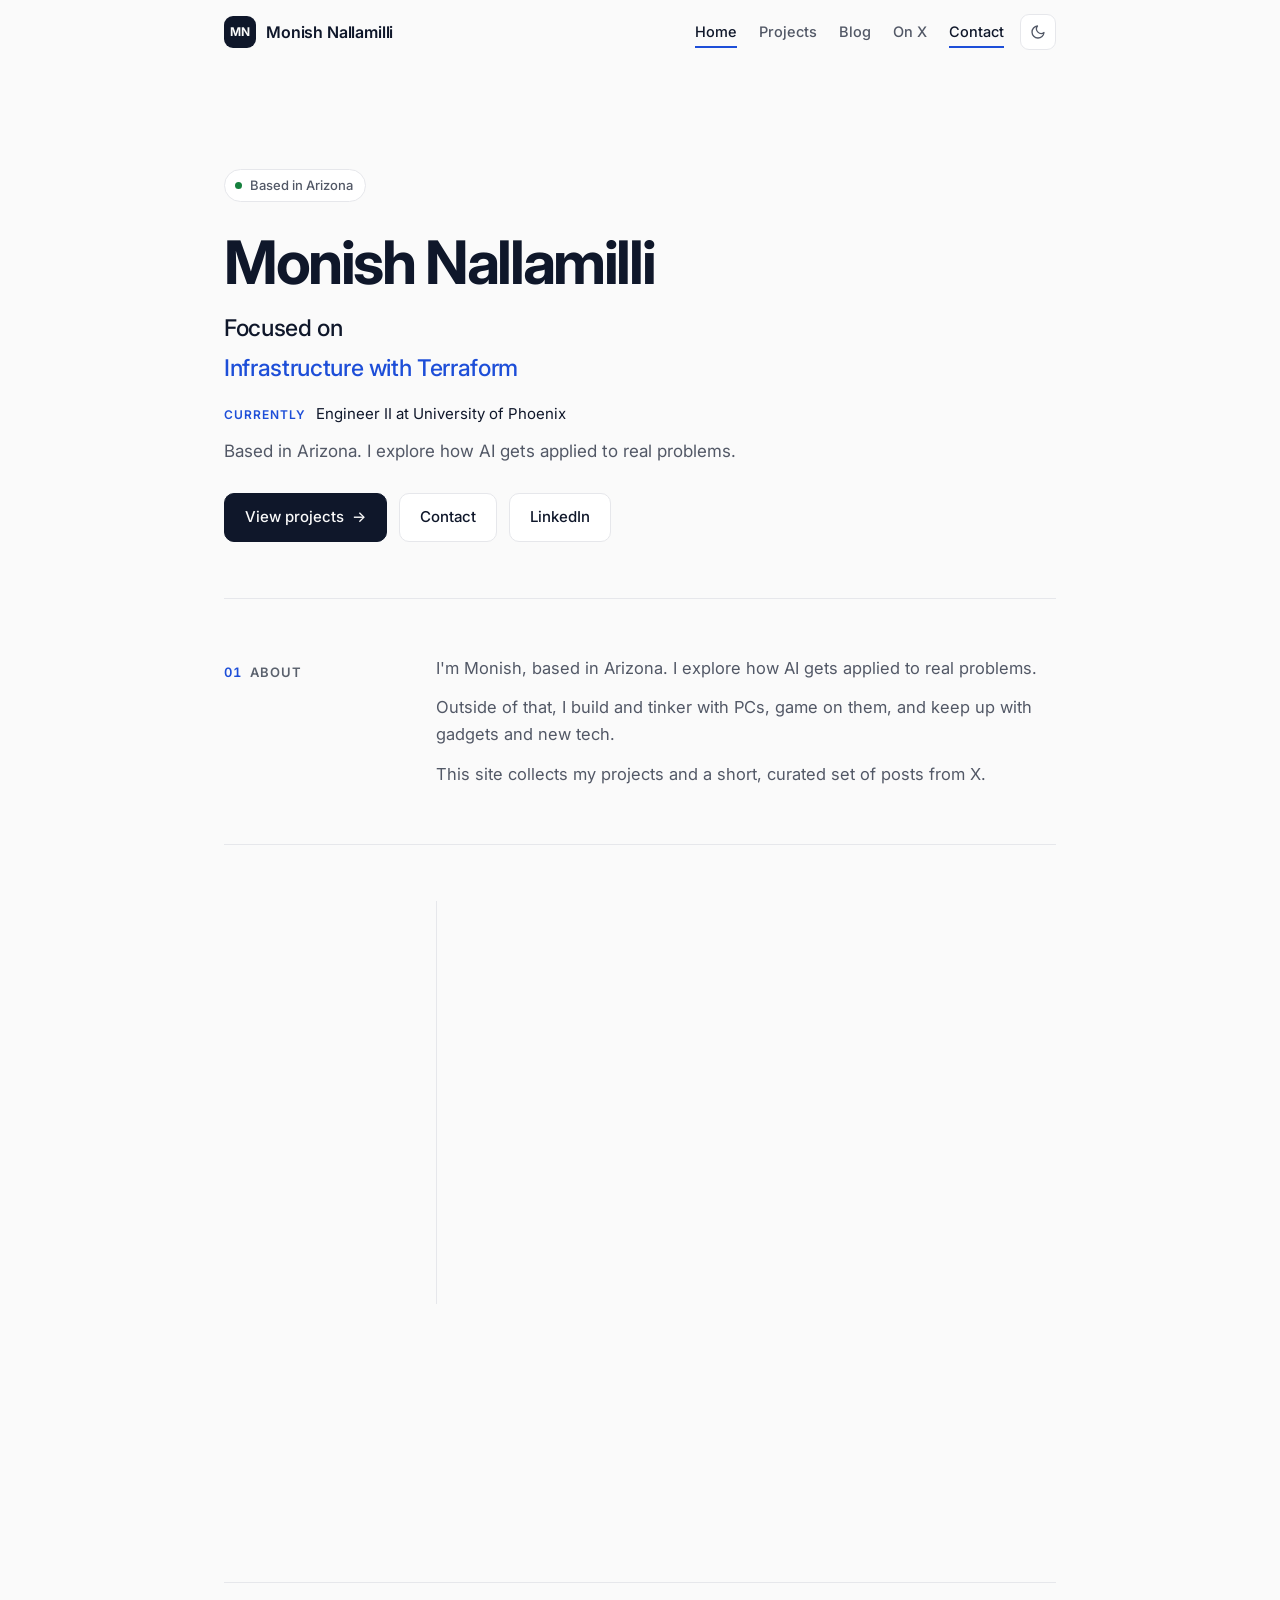
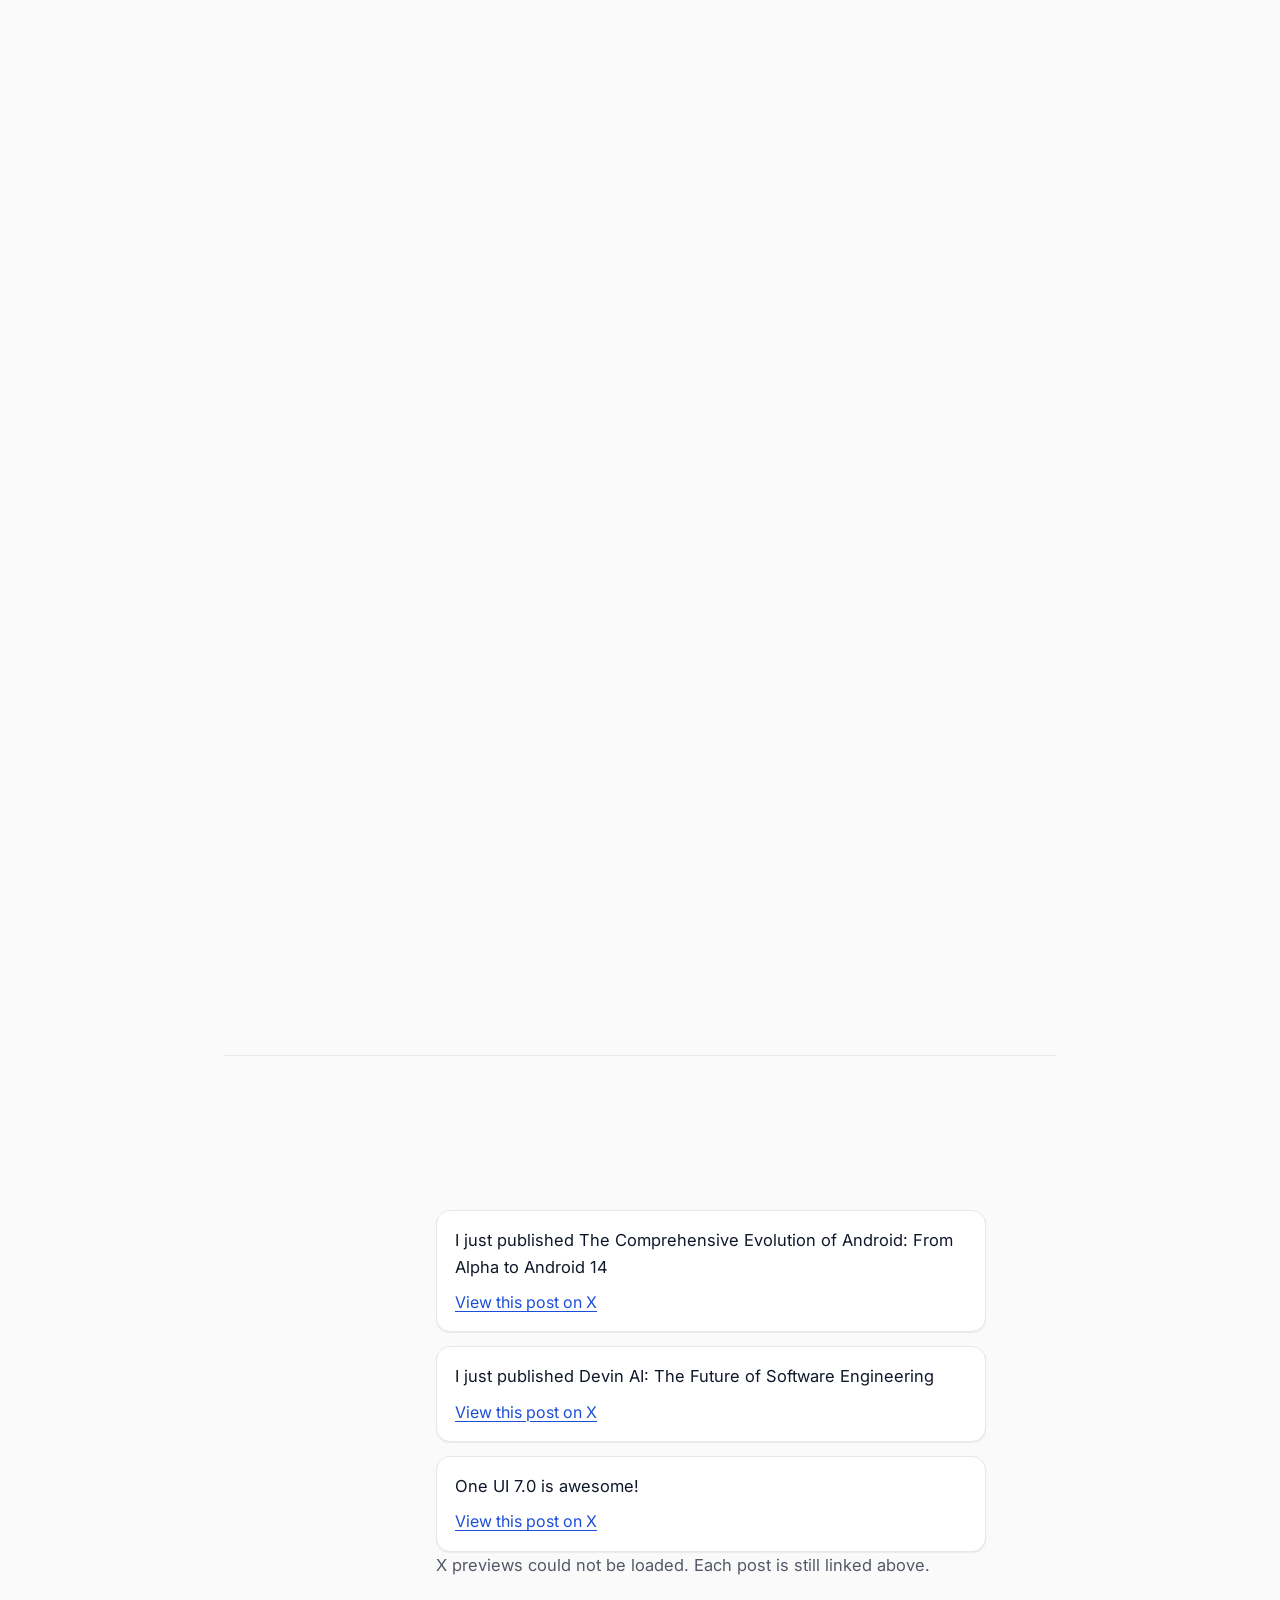
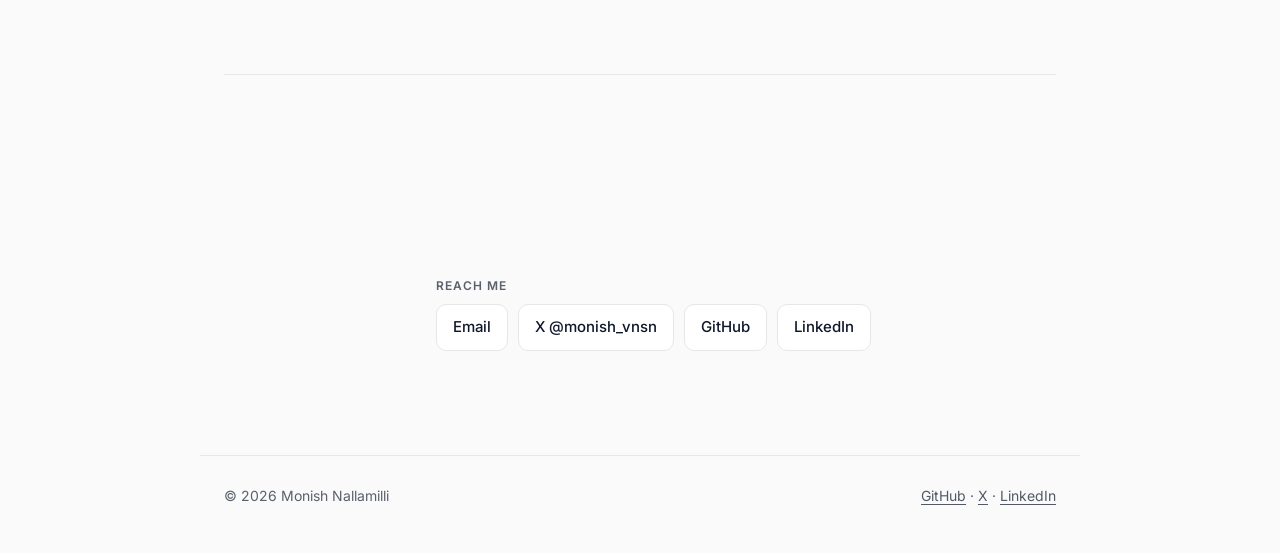
<file: index.html>
<!DOCTYPE html>
<html lang="en">
<head>
  <meta charset="utf-8">
  <meta name="viewport" content="width=device-width, initial-scale=1">
  <title>Monish Nallamilli, Engineer II</title>
  <link rel="canonical" href="https://monishvnsn.dev/">
  <meta name="description" content="Monish Nallamilli is an Engineer II at University of Phoenix. Focused on applied AI engineering, frontend and backend development, infrastructure with Terraform, and forward-deployed engineering.">
  <meta name="author" content="Monish Nallamilli">
  <meta name="theme-color" content="#fafafa">
  <meta property="og:site_name" content="Monish Nallamilli">
  <meta property="og:title" content="Monish Nallamilli, Engineer II">
  <meta property="og:type" content="website">
  <meta property="og:url" content="https://monishvnsn.dev/">
  <meta property="og:description" content="Engineer II at University of Phoenix. Focused on applied AI engineering, frontend and backend development, infrastructure with Terraform, and forward-deployed engineering.">
  <meta property="og:locale" content="en_US">
  <meta name="twitter:card" content="summary">
  <meta name="twitter:site" content="@monish_vnsn">
  <meta name="twitter:title" content="Monish Nallamilli, Engineer II">
  <meta name="twitter:description" content="Engineer II at University of Phoenix. Focused on applied AI engineering, frontend and backend development, infrastructure with Terraform, and forward-deployed engineering.">
  <link rel="icon" href="/favicon.svg" type="image/svg+xml">
  <link rel="preconnect" href="https://fonts.googleapis.com">
  <link rel="preconnect" href="https://fonts.gstatic.com" crossorigin>
  <link href="https://fonts.googleapis.com/css2?family=Inter:wght@400;500;600;700&amp;display=swap" rel="stylesheet">
  <script>
    (function () {
      var r = document.documentElement;
      r.classList.add("js");
      try {
        if (matchMedia("(prefers-reduced-motion: reduce)").matches) r.dataset.reduce = "true";
        else r.dataset.animate = "1";
      } catch (e) {}
      var t;
      try { t = localStorage.getItem("theme"); } catch (e) {}
      if (!t) t = matchMedia("(prefers-color-scheme: dark)").matches ? "dark" : "light";
      r.dataset.theme = t;
    })();
  </script>
  <link rel="stylesheet" href="/style.css">
  <script type="application/ld+json">
  {
    "@context": "https://schema.org",
    "@type": "Person",
    "name": "Monish Nallamilli",
    "url": "https://monishvnsn.dev/",
    "jobTitle": "Engineer II",
    "worksFor": { "@type": "Organization", "name": "University of Phoenix" },
    "address": { "@type": "PostalAddress", "addressRegion": "Arizona", "addressCountry": "US" },
    "email": "mailto:monishvnsn@gmail.com",
    "sameAs": [
      "https://github.com/monishvnsn",
      "https://x.com/monish_vnsn",
      "https://www.linkedin.com/in/monishvnsn/"
    ]
  }
  </script>
</head>
<body class="home">
  <a class="skip" href="#main">Skip to content</a>
  <div class="progress" aria-hidden="true"></div>
  <header class="site-header">
    <div class="wrap bar">
      <a class="title" href="/"><span class="mono" aria-hidden="true">MN</span><span>Monish Nallamilli</span></a>
      <div class="nav-r">
        <nav aria-label="Main">
          <a href="/" aria-current="page">Home</a>
          <a href="/#projects">Projects</a>
          <a href="/blog/">Blog</a>
          <a href="/on-x/">On X</a>
          <a href="/#contact">Contact</a>
        </nav>
        <button class="theme" type="button" aria-label="Dark mode" aria-pressed="false">
          <svg class="moon" viewBox="0 0 24 24" fill="none" stroke="currentColor" stroke-width="2" stroke-linecap="round" stroke-linejoin="round" aria-hidden="true"><path d="M21 12.8A9 9 0 1 1 11.2 3a7 7 0 0 0 9.8 9.8z"/></svg>
          <svg class="sun" viewBox="0 0 24 24" fill="none" stroke="currentColor" stroke-width="2" stroke-linecap="round" aria-hidden="true"><circle cx="12" cy="12" r="4"/><path d="M12 2v2M12 20v2M4.9 4.9l1.4 1.4M17.7 17.7l1.4 1.4M2 12h2M20 12h2M4.9 19.1l1.4-1.4M17.7 6.3l1.4-1.4"/></svg>
        </button>
      </div>
    </div>
  </header>
  <main class="wrap" id="main" tabindex="-1">
    <section class="hero" aria-labelledby="hero-name">
      <div class="eyebrow"><span class="dot" aria-hidden="true"></span>Based in Arizona</div>
      <h1 id="hero-name">Monish Nallamilli</h1>
      <p class="tagline">
        <span class="visually-hidden">Focused on applied AI engineering, frontend and backend development, infrastructure with Terraform, and forward-deployed engineering.</span>
        <span class="focus-final" aria-hidden="true">Focused on applied AI engineering, frontend and backend development, infrastructure with Terraform, and forward-deployed engineering.</span>
        <span class="focus-live" aria-hidden="true">
          <span class="focus-lead">Focused on</span>
          <span class="rot">
            <span class="rot-sizer">
              <span class="rot-phrase">Applied AI engineering</span>
              <span class="rot-phrase">Frontend &amp; backend development</span>
              <span class="rot-phrase">Infrastructure with Terraform</span>
              <span class="rot-phrase">Forward-deployed engineering</span>
            </span>
            <span class="rot-text">Applied AI engineering</span>
          </span>
        </span>
      </p>
      <p class="now"><span class="sg-l">Currently</span> Engineer II at University of Phoenix</p>
      <p class="lead">Based in Arizona. I explore how AI gets applied to real problems.</p>
      <div class="actions">
        <a class="btn" href="#projects">View projects <span class="arr" aria-hidden="true">&rarr;</span></a>
        <a class="btn ghost" href="#contact">Contact</a>
        <a class="btn ghost" href="https://www.linkedin.com/in/monishvnsn/" target="_blank" rel="me noopener noreferrer">LinkedIn<span class="visually-hidden"> (opens in a new tab)</span></a>
      </div>
    </section>

    <section class="section" id="about" aria-labelledby="about-title">
      <div class="sec-head">
        <h2 class="label rv" id="about-title"><span>01</span>About</h2>
        <div class="body">
          <div class="rv">
            <p>I&#39;m Monish, based in Arizona. I explore how AI gets applied to real problems.</p>
            <p>Outside of that, I build and tinker with PCs, game on them, and keep up with gadgets and new tech.</p>
            <p>This site collects my projects and a short, curated set of posts from X.</p>
          </div>
        </div>
      </div>
    </section>

    <section class="section" id="experience" aria-labelledby="experience-title">
      <div class="sec-head">
        <h2 class="label rv" id="experience-title"><span>02</span>Experience</h2>
        <div class="body">
          <ol class="tl">
            <li class="rv">
              <p class="tl-d"><time datetime="2024">2024</time> – Present</p>
              <h3>University of Phoenix</h3>
              <p>Engineer I from 2024 through November 2026, then Engineer II starting November 2026.</p>
              <ol class="roles">
                <li>
                  <span class="role-n">Engineer II</span>
                  <span class="role-d"><time datetime="2026-11">November 2026</time> – Present</span>
                </li>
                <li>
                  <span class="role-n">Engineer I</span>
                  <span class="role-d"><time datetime="2024">2024</time> – <time datetime="2026-11">November 2026</time></span>
                </li>
              </ol>
            </li>
            <li class="rv">
              <p class="tl-d"><time datetime="2022-08">Aug 2022</time> – <time datetime="2024-05">May 2024</time></p>
              <h3>M.S. Software Engineering</h3>
              <p>Arizona State University</p>
            </li>
            <li class="rv">
              <p class="tl-d"><time datetime="2018">2018</time> – <time datetime="2022">2022</time></p>
              <h3>B.S. Computer Science</h3>
              <p>GITAM University</p>
            </li>
          </ol>
          <div class="certs rv">
            <h3 class="sg-l">Certifications</h3>
            <ul class="chips">
              <li>AWS Certified Cloud Practitioner · 2024</li>
              <li>AWS Certified AI Practitioner</li>
              <li>IBM Machine Learning Specialization · Coursera, 2022</li>
              <li>Service-Oriented Architecture · Coursera, 2022</li>
              <li>Microsoft AI Classroom Series · 2021</li>
              <li>JavaScript, HTML5, Responsive Design &amp; Java courses · Coursera, 2021</li>
            </ul>
          </div>
        </div>
      </div>
    </section>

    <section class="section" id="skills" aria-labelledby="skills-title">
      <div class="sec-head">
        <h2 class="label rv" id="skills-title"><span>03</span>Skills</h2>
        <div class="body">
          <div class="sgroups">
            <div class="sg rv">
              <h3 class="sg-l">Languages</h3>
              <ul class="chips">
                <li>Python</li>
                <li>Java</li>
                <li>C++</li>
                <li>C</li>
                <li>JavaScript</li>
                <li>SQL</li>
                <li>Swift</li>
              </ul>
            </div>
            <div class="sg rv">
              <h3 class="sg-l">Web &amp; frameworks</h3>
              <ul class="chips">
                <li>React.js</li>
                <li>Next.js</li>
                <li>Node.js</li>
                <li>HTML5</li>
                <li>CSS</li>
                <li>Responsive Web Design</li>
                <li>Java Swing</li>
              </ul>
            </div>
            <div class="sg rv">
              <h3 class="sg-l">Cloud &amp; DevOps</h3>
              <ul class="chips">
                <li>AWS</li>
                <li>Docker</li>
                <li>Terraform</li>
                <li>Git</li>
                <li>Linux</li>
              </ul>
            </div>
            <div class="sg rv">
              <h3 class="sg-l">Data &amp; AI</h3>
              <ul class="chips">
                <li>Generative AI</li>
                <li>Artificial Intelligence</li>
                <li>Machine Learning</li>
                <li>Data Science</li>
                <li>Data Mining &amp; Warehousing</li>
                <li>PostgreSQL</li>
                <li>DBMS</li>
              </ul>
            </div>
            <div class="sg rv">
              <h3 class="sg-l">Semantic web</h3>
              <ul class="chips">
                <li>Ontologies</li>
                <li>OWL</li>
                <li>SPARQL</li>
                <li>Knowledge Representation</li>
                <li>Semantic Web Engineering</li>
              </ul>
            </div>
            <div class="sg rv">
              <h3 class="sg-l">Tools &amp; observability</h3>
              <ul class="chips">
                <li>Postman API</li>
                <li>New Relic</li>
                <li>FullStory</li>
              </ul>
            </div>
            <div class="sg rv">
              <h3 class="sg-l">Practices</h3>
              <ul class="chips">
                <li>SDLC</li>
                <li>Software Verification, Validation &amp; Testing</li>
                <li>Software Requirements &amp; Specification</li>
                <li>ADA Compliance (accessibility)</li>
                <li>Enterprise Software</li>
                <li>Project Management</li>
              </ul>
            </div>
            <div class="sg rv">
              <h3 class="sg-l">Strengths</h3>
              <ul class="chips">
                <li>Problem Solving</li>
                <li>Communication</li>
                <li>Leadership</li>
                <li>Event Management</li>
              </ul>
            </div>
          </div>
        </div>
      </div>
    </section>

    <section class="section" id="projects" aria-labelledby="projects-title">
      <div class="sec-head">
        <h2 class="label rv" id="projects-title"><span>04</span>Projects</h2>
        <div class="body">
          <div class="projects">
            <article class="project rv">
              <h3><a href="https://github.com/monishvnsn/Year_Progress" target="_blank" rel="noopener noreferrer">Year Progress<span class="visually-hidden"> (opens in a new tab)</span></a></h3>
              <dl class="facts">
                <div>
                  <dt>Problem</dt>
                  <dd>A year, a month, or a day can pass without a clear sense of how much of it is already gone.</dd>
                </div>
                <div>
                  <dt>Contribution</dt>
                  <dd>I built a single-page web app with three bars. The repository describes it as a progress bar for the year, the month, and the day, as a nudge to stay productive. The page compares the current time with the start and end of each period.</dd>
                </div>
                <div>
                  <dt>Stack</dt>
                  <dd>HTML, CSS, and JavaScript, plus a web app manifest and a service worker.</dd>
                </div>
                <div>
                  <dt>Result</dt>
                  <dd>Opening the page shows the year, month, and day bars for the current date.</dd>
                </div>
              </dl>
              <a class="more" href="https://github.com/monishvnsn/Year_Progress" target="_blank" rel="noopener noreferrer">View on GitHub <span class="arr" aria-hidden="true">&rarr;</span><span class="visually-hidden"> (opens in a new tab)</span></a>
            </article>
            <article class="project rv">
              <h3><a href="https://github.com/monishvnsn/meallog-support" target="_blank" rel="noopener noreferrer">MealLog support<span class="visually-hidden"> (opens in a new tab)</span></a></h3>
              <dl class="facts">
                <div>
                  <dt>Problem</dt>
                  <dd>People using MealLog need a public place for help and for privacy information.</dd>
                </div>
                <div>
                  <dt>Contribution</dt>
                  <dd>I published the support site in this repository: a home page, a longer support page, a privacy page, and an Android privacy page. The support page explains how to get help, how nutrition references are described, and where account and journal questions are answered.</dd>
                </div>
                <div>
                  <dt>Stack</dt>
                  <dd>Static HTML and CSS.</dd>
                </div>
                <div>
                  <dt>Result</dt>
                  <dd>The repository holds MealLog&#39;s public support and privacy pages.</dd>
                </div>
              </dl>
              <a class="more" href="https://github.com/monishvnsn/meallog-support" target="_blank" rel="noopener noreferrer">View on GitHub <span class="arr" aria-hidden="true">&rarr;</span><span class="visually-hidden"> (opens in a new tab)</span></a>
            </article>
            <article class="project rv">
              <h3><a href="https://github.com/monishvnsn/Apple-Events-Monitor" target="_blank" rel="noopener noreferrer">Apple Events Monitor<span class="visually-hidden"> (opens in a new tab)</span></a></h3>
              <dl class="facts">
                <div>
                  <dt>Problem</dt>
                  <dd>New in-person and online sessions on Apple&#39;s public developer events page are easy to miss.</dd>
                </div>
                <div>
                  <dt>Contribution</dt>
                  <dd>I wrote a Python script that loads that public page, collects event links and dates, skips entries it has already seen, and skips dates listed in <code>config/blackout.json</code>. It writes <code>data/events.json</code> and <code>calendar/apple-developer-events.ics</code>, and prints a summary when it finds something new. GitHub Actions runs it every 6 hours and can be started by hand. The repository includes tests. The README says it uses the public page and does not need a paid API.</dd>
                </div>
                <div>
                  <dt>Stack</dt>
                  <dd>Python and GitHub Actions.</dd>
                </div>
                <div>
                  <dt>Result</dt>
                  <dd>An updated event list, and an ICS file that can be imported into Apple Calendar or Google Calendar.</dd>
                </div>
              </dl>
              <a class="more" href="https://github.com/monishvnsn/Apple-Events-Monitor" target="_blank" rel="noopener noreferrer">View on GitHub <span class="arr" aria-hidden="true">&rarr;</span><span class="visually-hidden"> (opens in a new tab)</span></a>
            </article>
          </div>
        </div>
      </div>
    </section>

    <section class="section" id="on-x" aria-labelledby="on-x-title">
      <div class="sec-head">
        <h2 class="label rv" id="on-x-title"><span>05</span>On X</h2>
        <div class="body">
          <p class="curated rv">Curated posts from <a href="https://x.com/monish_vnsn" target="_blank" rel="me noopener noreferrer">@monish_vnsn<span class="visually-hidden"> (opens in a new tab)</span></a>. This is a selection, not a live feed and not a full history. Previews come from X. The text and link stay if a preview does not load.</p>
          <div class="x-embed">
            <blockquote class="twitter-tweet" data-dnt="true" data-conversation="none" data-lang="en" cite="https://x.com/monish_vnsn/status/1830003470503723074">
              <p lang="en">I just published The Comprehensive Evolution of Android: From Alpha to Android 14</p>
              <a href="https://x.com/monish_vnsn/status/1830003470503723074">View this post on X</a>
            </blockquote>
            <blockquote class="twitter-tweet" data-dnt="true" data-conversation="none" data-lang="en" cite="https://x.com/monish_vnsn/status/1803304585601360241">
              <p lang="en">I just published Devin AI: The Future of Software Engineering</p>
              <a href="https://x.com/monish_vnsn/status/1803304585601360241">View this post on X</a>
            </blockquote>
            <blockquote class="twitter-tweet" data-dnt="true" data-conversation="none" data-lang="en" cite="https://x.com/monish_vnsn/status/1868841935353565313">
              <p lang="en">One UI 7.0 is awesome!</p>
              <a href="https://x.com/monish_vnsn/status/1868841935353565313">View this post on X</a>
            </blockquote>
          </div>
          <p id="embed-status" class="note" aria-live="polite"></p>
          <p class="rv"><a href="/on-x/">Open the On X page</a></p>
        </div>
      </div>
    </section>

    <section class="section" id="contact" aria-labelledby="contact-title">
      <div class="sec-head">
        <h2 class="label rv" id="contact-title"><span>06</span>Contact</h2>
        <div class="body">
          <!-- Set data-cal-link on #cal-embed to a verified Cal.com event path only. Leave it empty until that link exists. -->
          <div class="book rv" id="book-call" tabindex="-1">
            <h3>Free Cal.com booking</h3>
            <p id="cal-status">A free Cal.com page is not connected yet. There is no event link on this site, so nothing here can book a time.</p>
            <div id="cal-embed" data-cal-link="" data-cal-origin="https://cal.com"></div>
          </div>
          <h3 class="sg-l follow">Reach me</h3>
          <p class="pills">
            <a class="pill" href="mailto:monishvnsn@gmail.com">Email</a>
            <a class="pill" href="https://x.com/monish_vnsn" target="_blank" rel="me noopener noreferrer">X @monish_vnsn<span class="visually-hidden"> (opens in a new tab)</span></a>
            <a class="pill" href="https://github.com/monishvnsn" target="_blank" rel="me noopener noreferrer">GitHub<span class="visually-hidden"> (opens in a new tab)</span></a>
            <a class="pill" href="https://www.linkedin.com/in/monishvnsn/" target="_blank" rel="me noopener noreferrer">LinkedIn<span class="visually-hidden"> (opens in a new tab)</span></a>
          </p>
        </div>
      </div>
    </section>
  </main>
  <footer class="wrap site-footer">
    <span>&copy; 2026 Monish Nallamilli</span>
    <span>
      <a class="link" href="https://github.com/monishvnsn" target="_blank" rel="me noopener noreferrer">GitHub<span class="visually-hidden"> (opens in a new tab)</span></a>
      ·
      <a class="link" href="https://x.com/monish_vnsn" target="_blank" rel="me noopener noreferrer">X<span class="visually-hidden"> (opens in a new tab)</span></a>
      ·
      <a class="link" href="https://www.linkedin.com/in/monishvnsn/" target="_blank" rel="me noopener noreferrer">LinkedIn<span class="visually-hidden"> (opens in a new tab)</span></a>
    </span>
  </footer>
  <script src="/main.js" defer></script>
</body>
</html>
</file>
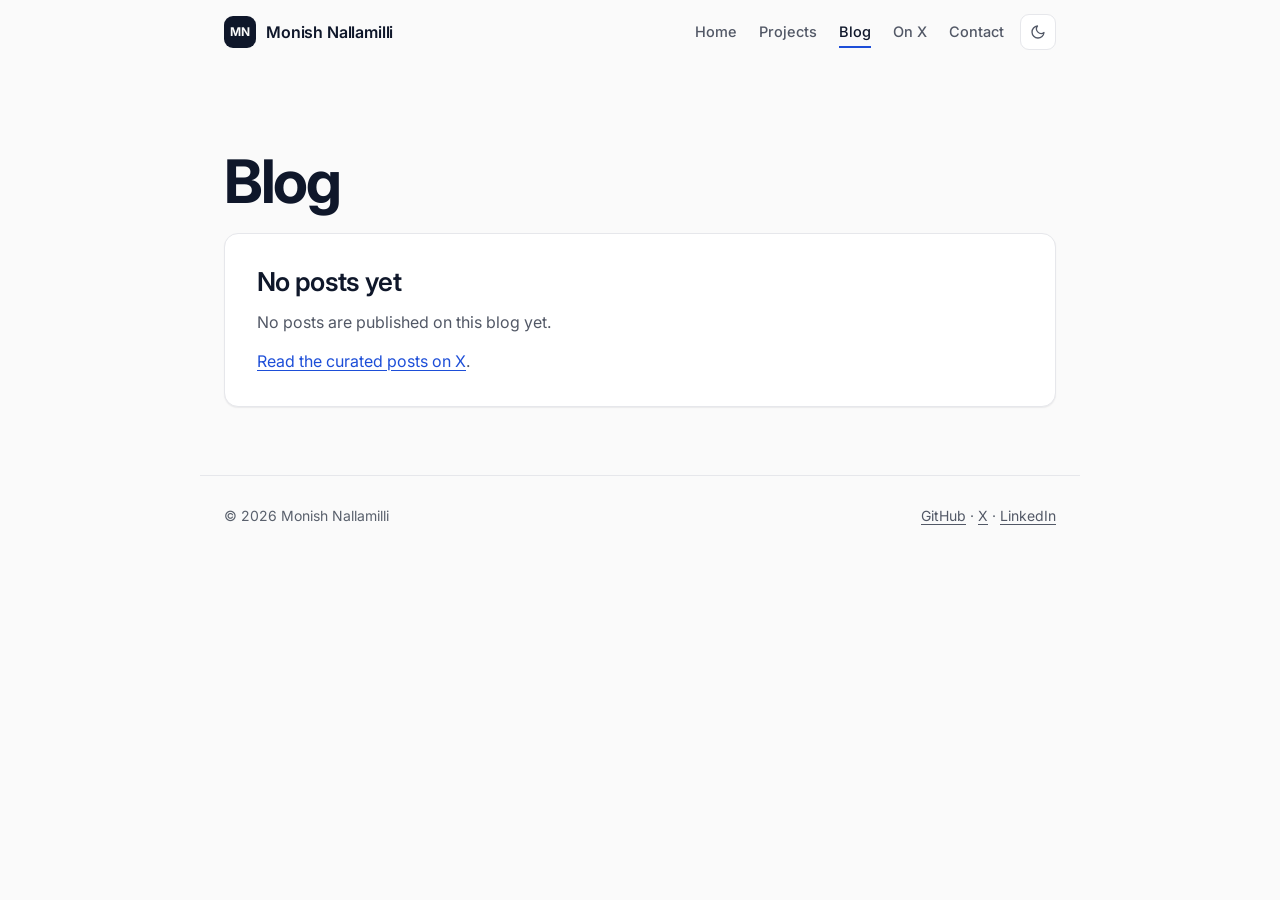
<file: blog/index.html>
<!DOCTYPE html>
<html lang="en">
<head>
  <meta charset="utf-8">
  <meta name="viewport" content="width=device-width, initial-scale=1">
  <title>Blog | Monish Nallamilli</title>
  <link rel="canonical" href="https://monishvnsn.dev/blog/">
  <meta name="description" content="Blog by Monish Nallamilli. No posts are published here yet.">
  <meta name="author" content="Monish Nallamilli">
  <meta name="theme-color" content="#fafafa">
  <meta property="og:site_name" content="Monish Nallamilli">
  <meta property="og:title" content="Blog | Monish Nallamilli">
  <meta property="og:type" content="website">
  <meta property="og:url" content="https://monishvnsn.dev/blog/">
  <meta property="og:description" content="Blog by Monish Nallamilli. No posts are published here yet.">
  <meta property="og:locale" content="en_US">
  <meta name="twitter:card" content="summary">
  <meta name="twitter:site" content="@monish_vnsn">
  <meta name="twitter:title" content="Blog | Monish Nallamilli">
  <meta name="twitter:description" content="Blog by Monish Nallamilli. No posts are published here yet.">
  <link rel="icon" href="/favicon.svg" type="image/svg+xml">
  <link rel="preconnect" href="https://fonts.googleapis.com">
  <link rel="preconnect" href="https://fonts.gstatic.com" crossorigin>
  <link href="https://fonts.googleapis.com/css2?family=Inter:wght@400;500;600;700&amp;display=swap" rel="stylesheet">
  <script>
    (function () {
      var r = document.documentElement;
      r.classList.add("js");
      try {
        if (matchMedia("(prefers-reduced-motion: reduce)").matches) r.dataset.reduce = "true";
      } catch (e) {}
      var t;
      try { t = localStorage.getItem("theme"); } catch (e) {}
      if (!t) t = matchMedia("(prefers-color-scheme: dark)").matches ? "dark" : "light";
      r.dataset.theme = t;
    })();
  </script>
  <link rel="stylesheet" href="/style.css">
</head>
<body>
  <a class="skip" href="#main">Skip to content</a>
  <div class="progress" aria-hidden="true"></div>
  <header class="site-header">
    <div class="wrap bar">
      <a class="title" href="/"><span class="mono" aria-hidden="true">MN</span><span>Monish Nallamilli</span></a>
      <div class="nav-r">
        <nav aria-label="Main">
          <a href="/">Home</a>
          <a href="/#projects">Projects</a>
          <a href="/blog/" aria-current="page">Blog</a>
          <a href="/on-x/">On X</a>
          <a href="/#contact">Contact</a>
        </nav>
        <button class="theme" type="button" aria-label="Dark mode" aria-pressed="false">
          <svg class="moon" viewBox="0 0 24 24" fill="none" stroke="currentColor" stroke-width="2" stroke-linecap="round" stroke-linejoin="round" aria-hidden="true"><path d="M21 12.8A9 9 0 1 1 11.2 3a7 7 0 0 0 9.8 9.8z"/></svg>
          <svg class="sun" viewBox="0 0 24 24" fill="none" stroke="currentColor" stroke-width="2" stroke-linecap="round" aria-hidden="true"><circle cx="12" cy="12" r="4"/><path d="M12 2v2M12 20v2M4.9 4.9l1.4 1.4M17.7 17.7l1.4 1.4M2 12h2M20 12h2M4.9 19.1l1.4-1.4M17.7 6.3l1.4-1.4"/></svg>
        </button>
      </div>
    </div>
  </header>
  <main class="wrap" id="main" tabindex="-1">
    <header class="page-head">
      <h1>Blog</h1>
    </header>
    <section class="card">
      <h2>No posts yet</h2>
      <p>No posts are published on this blog yet.</p>
      <p><a href="/on-x/">Read the curated posts on X</a>.</p>
    </section>
  </main>
  <footer class="wrap site-footer">
    <span>&copy; 2026 Monish Nallamilli</span>
    <span>
      <a class="link" href="https://github.com/monishvnsn" target="_blank" rel="me noopener noreferrer">GitHub<span class="visually-hidden"> (opens in a new tab)</span></a>
      ·
      <a class="link" href="https://x.com/monish_vnsn" target="_blank" rel="me noopener noreferrer">X<span class="visually-hidden"> (opens in a new tab)</span></a>
      ·
      <a class="link" href="https://www.linkedin.com/in/monishvnsn/" target="_blank" rel="me noopener noreferrer">LinkedIn<span class="visually-hidden"> (opens in a new tab)</span></a>
    </span>
  </footer>
  <script src="/main.js" defer></script>
</body>
</html>
</file>
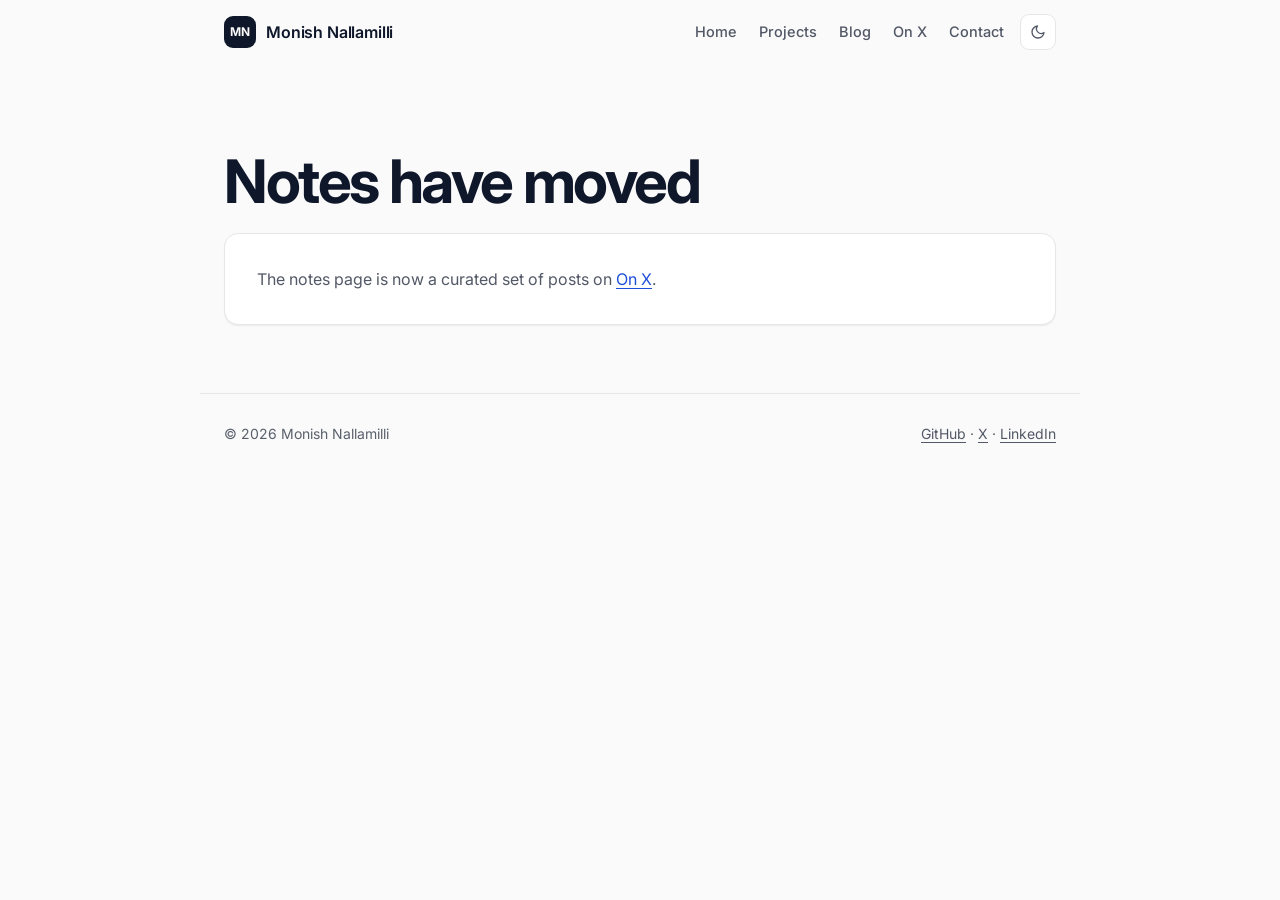
<file: notes/index.html>
<!DOCTYPE html>
<html lang="en">
<head>
  <meta charset="utf-8">
  <meta name="viewport" content="width=device-width, initial-scale=1">
  <title>Notes have moved | Monish Nallamilli</title>
  <meta name="robots" content="noindex">
  <meta name="description" content="The notes page has moved to a curated On X selection.">
  <meta name="theme-color" content="#fafafa">
  <link rel="icon" href="/favicon.svg" type="image/svg+xml">
  <link rel="preconnect" href="https://fonts.googleapis.com">
  <link rel="preconnect" href="https://fonts.gstatic.com" crossorigin>
  <link href="https://fonts.googleapis.com/css2?family=Inter:wght@400;500;600;700&amp;display=swap" rel="stylesheet">
  <script>
    (function () {
      var r = document.documentElement;
      r.classList.add("js");
      try {
        if (matchMedia("(prefers-reduced-motion: reduce)").matches) r.dataset.reduce = "true";
      } catch (e) {}
      var t;
      try { t = localStorage.getItem("theme"); } catch (e) {}
      if (!t) t = matchMedia("(prefers-color-scheme: dark)").matches ? "dark" : "light";
      r.dataset.theme = t;
    })();
  </script>
  <link rel="stylesheet" href="/style.css">
</head>
<body>
  <a class="skip" href="#main">Skip to content</a>
  <div class="progress" aria-hidden="true"></div>
  <header class="site-header">
    <div class="wrap bar">
      <a class="title" href="/"><span class="mono" aria-hidden="true">MN</span><span>Monish Nallamilli</span></a>
      <div class="nav-r">
        <nav aria-label="Main">
          <a href="/">Home</a>
          <a href="/#projects">Projects</a>
          <a href="/blog/">Blog</a>
          <a href="/on-x/">On X</a>
          <a href="/#contact">Contact</a>
        </nav>
        <button class="theme" type="button" aria-label="Dark mode" aria-pressed="false">
          <svg class="moon" viewBox="0 0 24 24" fill="none" stroke="currentColor" stroke-width="2" stroke-linecap="round" stroke-linejoin="round" aria-hidden="true"><path d="M21 12.8A9 9 0 1 1 11.2 3a7 7 0 0 0 9.8 9.8z"/></svg>
          <svg class="sun" viewBox="0 0 24 24" fill="none" stroke="currentColor" stroke-width="2" stroke-linecap="round" aria-hidden="true"><circle cx="12" cy="12" r="4"/><path d="M12 2v2M12 20v2M4.9 4.9l1.4 1.4M17.7 17.7l1.4 1.4M2 12h2M20 12h2M4.9 19.1l1.4-1.4M17.7 6.3l1.4-1.4"/></svg>
        </button>
      </div>
    </div>
  </header>
  <main class="wrap" id="main" tabindex="-1">
    <header class="page-head">
      <h1>Notes have moved</h1>
    </header>
    <section class="card">
      <p>The notes page is now a curated set of posts on <a href="/on-x/">On X</a>.</p>
    </section>
  </main>
  <footer class="wrap site-footer">
    <span>&copy; 2026 Monish Nallamilli</span>
    <span>
      <a class="link" href="https://github.com/monishvnsn" target="_blank" rel="me noopener noreferrer">GitHub<span class="visually-hidden"> (opens in a new tab)</span></a>
      ·
      <a class="link" href="https://x.com/monish_vnsn" target="_blank" rel="me noopener noreferrer">X<span class="visually-hidden"> (opens in a new tab)</span></a>
      ·
      <a class="link" href="https://www.linkedin.com/in/monishvnsn/" target="_blank" rel="me noopener noreferrer">LinkedIn<span class="visually-hidden"> (opens in a new tab)</span></a>
    </span>
  </footer>
  <script src="/main.js" defer></script>
</body>
</html>
</file>
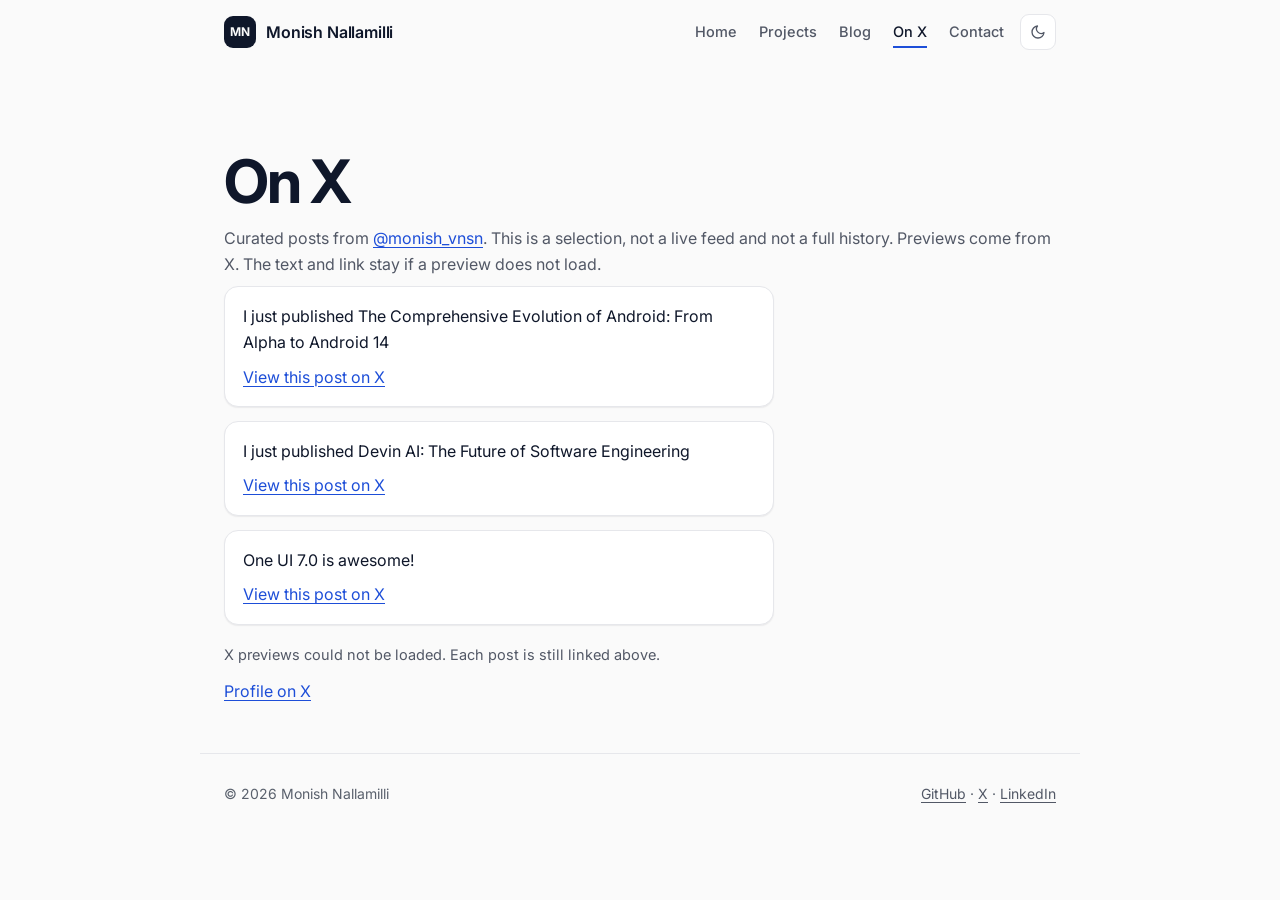
<file: on-x/index.html>
<!DOCTYPE html>
<html lang="en">
<head>
  <meta charset="utf-8">
  <meta name="viewport" content="width=device-width, initial-scale=1">
  <title>On X | Monish Nallamilli</title>
  <link rel="canonical" href="https://monishvnsn.dev/on-x/">
  <meta name="description" content="Curated posts from Monish Nallamilli on X (@monish_vnsn). A selection, not a live feed.">
  <meta name="author" content="Monish Nallamilli">
  <meta name="theme-color" content="#fafafa">
  <meta property="og:site_name" content="Monish Nallamilli">
  <meta property="og:title" content="On X | Monish Nallamilli">
  <meta property="og:type" content="website">
  <meta property="og:url" content="https://monishvnsn.dev/on-x/">
  <meta property="og:description" content="Curated posts from @monish_vnsn. A selection, not a live feed.">
  <meta property="og:locale" content="en_US">
  <meta name="twitter:card" content="summary">
  <meta name="twitter:site" content="@monish_vnsn">
  <meta name="twitter:title" content="On X | Monish Nallamilli">
  <meta name="twitter:description" content="Curated posts from @monish_vnsn. A selection, not a live feed.">
  <link rel="icon" href="/favicon.svg" type="image/svg+xml">
  <link rel="preconnect" href="https://fonts.googleapis.com">
  <link rel="preconnect" href="https://fonts.gstatic.com" crossorigin>
  <link href="https://fonts.googleapis.com/css2?family=Inter:wght@400;500;600;700&amp;display=swap" rel="stylesheet">
  <script>
    (function () {
      var r = document.documentElement;
      r.classList.add("js");
      try {
        if (matchMedia("(prefers-reduced-motion: reduce)").matches) r.dataset.reduce = "true";
      } catch (e) {}
      var t;
      try { t = localStorage.getItem("theme"); } catch (e) {}
      if (!t) t = matchMedia("(prefers-color-scheme: dark)").matches ? "dark" : "light";
      r.dataset.theme = t;
    })();
  </script>
  <link rel="stylesheet" href="/style.css">
</head>
<body>
  <a class="skip" href="#main">Skip to content</a>
  <div class="progress" aria-hidden="true"></div>
  <header class="site-header">
    <div class="wrap bar">
      <a class="title" href="/"><span class="mono" aria-hidden="true">MN</span><span>Monish Nallamilli</span></a>
      <div class="nav-r">
        <nav aria-label="Main">
          <a href="/">Home</a>
          <a href="/#projects">Projects</a>
          <a href="/blog/">Blog</a>
          <a href="/on-x/" aria-current="page">On X</a>
          <a href="/#contact">Contact</a>
        </nav>
        <button class="theme" type="button" aria-label="Dark mode" aria-pressed="false">
          <svg class="moon" viewBox="0 0 24 24" fill="none" stroke="currentColor" stroke-width="2" stroke-linecap="round" stroke-linejoin="round" aria-hidden="true"><path d="M21 12.8A9 9 0 1 1 11.2 3a7 7 0 0 0 9.8 9.8z"/></svg>
          <svg class="sun" viewBox="0 0 24 24" fill="none" stroke="currentColor" stroke-width="2" stroke-linecap="round" aria-hidden="true"><circle cx="12" cy="12" r="4"/><path d="M12 2v2M12 20v2M4.9 4.9l1.4 1.4M17.7 17.7l1.4 1.4M2 12h2M20 12h2M4.9 19.1l1.4-1.4M17.7 6.3l1.4-1.4"/></svg>
        </button>
      </div>
    </div>
  </header>
  <main class="wrap" id="main" tabindex="-1">
    <header class="page-head">
      <h1>On X</h1>
      <p class="curated">Curated posts from <a href="https://x.com/monish_vnsn" target="_blank" rel="me noopener noreferrer">@monish_vnsn<span class="visually-hidden"> (opens in a new tab)</span></a>. This is a selection, not a live feed and not a full history. Previews come from X. The text and link stay if a preview does not load.</p>
    </header>
    <div class="x-embed">
      <blockquote class="twitter-tweet" data-dnt="true" data-conversation="none" data-lang="en" cite="https://x.com/monish_vnsn/status/1830003470503723074">
        <p lang="en">I just published The Comprehensive Evolution of Android: From Alpha to Android 14</p>
        <a href="https://x.com/monish_vnsn/status/1830003470503723074">View this post on X</a>
      </blockquote>
      <blockquote class="twitter-tweet" data-dnt="true" data-conversation="none" data-lang="en" cite="https://x.com/monish_vnsn/status/1803304585601360241">
        <p lang="en">I just published Devin AI: The Future of Software Engineering</p>
        <a href="https://x.com/monish_vnsn/status/1803304585601360241">View this post on X</a>
      </blockquote>
      <blockquote class="twitter-tweet" data-dnt="true" data-conversation="none" data-lang="en" cite="https://x.com/monish_vnsn/status/1868841935353565313">
        <p lang="en">One UI 7.0 is awesome!</p>
        <a href="https://x.com/monish_vnsn/status/1868841935353565313">View this post on X</a>
      </blockquote>
    </div>
    <p id="embed-status" class="note embed-note" aria-live="polite"></p>
    <p><a href="https://x.com/monish_vnsn" target="_blank" rel="me noopener noreferrer">Profile on X<span class="visually-hidden"> (opens in a new tab)</span></a></p>
  </main>
  <footer class="wrap site-footer">
    <span>&copy; 2026 Monish Nallamilli</span>
    <span>
      <a class="link" href="https://github.com/monishvnsn" target="_blank" rel="me noopener noreferrer">GitHub<span class="visually-hidden"> (opens in a new tab)</span></a>
      ·
      <a class="link" href="https://x.com/monish_vnsn" target="_blank" rel="me noopener noreferrer">X<span class="visually-hidden"> (opens in a new tab)</span></a>
      ·
      <a class="link" href="https://www.linkedin.com/in/monishvnsn/" target="_blank" rel="me noopener noreferrer">LinkedIn<span class="visually-hidden"> (opens in a new tab)</span></a>
    </span>
  </footer>
  <script src="/main.js" defer></script>
</body>
</html>
</file>
<file: style.css>
:root {
  --bg: #fafafa;
  --card: #fff;
  --border: #e6e7eb;
  --border-s: #d4d6dc;
  --text: #0f172a;
  --muted: #525866;
  --faint: #5a616d;
  --accent: #1d4ed8;
  --accent-h: #1e40af;
  --accent-soft: #eef2ff;
  --chip: #f4f5f7;
  --shadow: 0 1px 2px rgba(15, 23, 42, .04), 0 1px 1px rgba(15, 23, 42, .03);
  --shadow-h: 0 12px 28px -10px rgba(15, 23, 42, .16), 0 3px 8px -3px rgba(15, 23, 42, .06);
  --hdr: rgba(250, 250, 250, .86);
  --ease: cubic-bezier(.22, 1, .36, 1);
  color-scheme: light;
}
[data-theme=dark] {
  --bg: #0e0e10;
  --card: #161618;
  --border: #26262a;
  --border-s: #36363b;
  --text: #ededef;
  --muted: #a1a1aa;
  --faint: #b4b4bc;
  --accent: #7aa2ff;
  --accent-h: #a5c0ff;
  --accent-soft: #1b1d24;
  --chip: #1e1e21;
  --shadow: none;
  --shadow-h: 0 14px 30px -12px rgba(0, 0, 0, .6);
  --hdr: rgba(14, 14, 16, .82);
  color-scheme: dark;
}
* { box-sizing: border-box; }
html { scroll-behavior: smooth; scroll-padding-top: 7.5rem; }
body {
  margin: 0;
  background: var(--bg);
  color: var(--text);
  font: 16px/1.65 Inter, system-ui, -apple-system, "Segoe UI", Roboto, sans-serif;
  -webkit-font-smoothing: antialiased;
}
.wrap { max-width: 880px; margin: 0 auto; padding: 0 24px; }
img, svg { max-width: 100%; }
a { color: var(--accent); text-decoration-thickness: 1px; text-underline-offset: 3px; }
a:hover { color: var(--accent-h); }
p a, .link, .more, .project h3 a, .quote a { text-decoration: underline; }
a:focus-visible, button:focus-visible {
  outline: 2px solid var(--accent);
  outline-offset: 3px;
  border-radius: 6px;
}
::selection { background: var(--accent); color: #fff; }
.skip {
  position: absolute;
  left: 16px;
  top: 12px;
  transform: translateY(-160%);
  background: var(--card);
  color: var(--text);
  padding: 8px 12px;
  border-radius: 8px;
  z-index: 80;
  border: 2px solid var(--accent);
  font-weight: 600;
  text-decoration: none;
}
.skip:focus { transform: none; }
.visually-hidden {
  position: absolute;
  width: 1px;
  height: 1px;
  padding: 0;
  margin: -1px;
  overflow: hidden;
  clip-path: inset(50%);
  white-space: nowrap;
  border: 0;
}
.progress {
  position: fixed;
  top: 0;
  left: 0;
  right: 0;
  height: 2px;
  background: var(--accent);
  transform-origin: 0 50%;
  transform: scaleX(0);
  z-index: 60;
  pointer-events: none;
}
.site-header {
  position: sticky;
  top: 0;
  z-index: 50;
  border-bottom: 1px solid transparent;
  background: transparent;
}
.site-header.scrolled {
  background: var(--hdr);
  backdrop-filter: saturate(180%) blur(12px);
  -webkit-backdrop-filter: saturate(180%) blur(12px);
  border-color: var(--border);
}
.bar {
  display: flex;
  align-items: center;
  justify-content: space-between;
  gap: 12px 16px;
  min-height: 64px;
  padding-top: 10px;
  padding-bottom: 10px;
  flex-wrap: wrap;
}
.title {
  display: flex;
  align-items: center;
  gap: 10px;
  color: var(--text);
  font-weight: 600;
  letter-spacing: -.01em;
  text-decoration: none;
  min-width: 0;
}
.title .mono { transition: transform .4s var(--ease); }
.title:hover .mono { transform: rotate(-8deg) scale(1.05); }
.nav-r { display: flex; align-items: center; gap: 6px; flex-wrap: wrap; min-width: 0; }
nav { display: flex; flex-wrap: wrap; gap: 2px; }
nav a {
  position: relative;
  color: var(--muted);
  font-size: 14.5px;
  font-weight: 500;
  padding: 6px 10px;
  border-radius: 8px;
  text-decoration: none;
}
nav a::after {
  content: "";
  position: absolute;
  left: 10px;
  right: 10px;
  bottom: 2px;
  height: 1.5px;
  background: var(--accent);
  transform: scaleX(0);
  transform-origin: left;
  transition: transform .3s var(--ease);
}
nav a:hover, nav a[aria-current], nav a.active { color: var(--text); }
nav a:hover::after, nav a[aria-current]::after, nav a.active::after { transform: scaleX(1); }
.theme {
  display: grid;
  place-items: center;
  width: 36px;
  height: 36px;
  border: 1px solid var(--border);
  border-radius: 9px;
  background: var(--card);
  color: var(--muted);
  cursor: pointer;
  flex: none;
}
.theme:hover { color: var(--text); border-color: var(--border-s); }
.theme:active { transform: scale(.92); }
.theme svg { width: 16px; height: 16px; }
.theme .sun { display: none; }
[data-theme=dark] .theme .sun { display: block; }
[data-theme=dark] .theme .moon { display: none; }
.mono {
  display: inline-grid;
  place-items: center;
  width: 32px;
  height: 32px;
  border-radius: 9px;
  background: var(--text);
  color: var(--bg);
  font-size: 12px;
  font-weight: 700;
  letter-spacing: .5px;
  flex: none;
}
main.wrap { padding-top: 32px; padding-bottom: 24px; }
h1, h2, h3 { line-height: 1.2; margin: 0 0 12px; letter-spacing: -.025em; color: var(--text); }
h1 { font-size: clamp(38px, 6vw, 60px); font-weight: 700; letter-spacing: -.04em; }
h2 { font-size: 26px; font-weight: 600; }
h3 { font-size: 16px; font-weight: 600; }
p { margin: 0 0 12px; color: var(--muted); }
code { font-size: .92em; overflow-wrap: anywhere; }
p:last-child { margin-bottom: 0; }
.hero { padding: 72px 0 56px; }
.eyebrow {
  display: inline-flex;
  align-items: center;
  gap: 8px;
  font-size: 13px;
  font-weight: 500;
  color: var(--muted);
  border: 1px solid var(--border);
  background: var(--card);
  border-radius: 999px;
  padding: 5px 12px 5px 10px;
  margin-bottom: 24px;
}
.dot { width: 7px; height: 7px; border-radius: 50%; background: #15803d; flex: none; }
.tagline {
  display: grid;
  font-size: clamp(19px, 2.6vw, 23px);
  color: var(--text);
  font-weight: 500;
  margin: 4px 0 14px;
  letter-spacing: -.015em;
  max-width: 40rem;
}
.focus-final, .focus-live { grid-area: 1 / 1; max-width: 100%; }
.focus-live { display: none; align-self: start; }
.focus-lead { display: block; color: var(--text); }
.rot {
  display: grid;
  width: 100%;
  color: var(--accent);
  margin-top: 2px;
}
.rot-sizer, .rot-text { grid-area: 1 / 1; }
.rot-sizer { visibility: hidden; display: grid; }
.rot-phrase, .rot-text {
  grid-area: 1 / 1;
  white-space: normal;
  overflow-wrap: anywhere;
}
html[data-animate] .focus-live { display: block; }
html[data-animate] .focus-final { display: none; }
.lead { font-size: 17px; max-width: 42rem; margin-bottom: 28px; }
.actions { display: flex; flex-wrap: wrap; gap: 12px; }
.btn {
  display: inline-flex;
  align-items: center;
  gap: 8px;
  background: var(--text);
  color: var(--bg);
  padding: 11px 20px;
  border-radius: 10px;
  font-weight: 500;
  font-size: 15px;
  border: 1px solid var(--text);
  text-decoration: none;
  cursor: pointer;
  transition: transform .25s var(--ease), box-shadow .25s var(--ease), background-color .2s, color .2s, border-color .2s;
}
.btn:hover { transform: translateY(-1px); box-shadow: var(--shadow-h); color: var(--bg); }
.btn:active { transform: translateY(0) scale(.97); box-shadow: var(--shadow); transition-duration: .08s; }
.btn.ghost { background: var(--card); color: var(--text); border-color: var(--border); }
.btn.ghost:hover { border-color: var(--border-s); color: var(--text); }
.btn .arr, .more .arr { display: inline-block; transition: transform .3s var(--ease); }
.btn:hover .arr, .more:hover .arr { transform: translateX(3px); }
.section { padding: 56px 0; border-top: 1px solid var(--border); }
.sec-head { display: grid; grid-template-columns: 180px 1fr; gap: 32px; }
h2.label {
  margin: 0;
  font-size: 13px;
  font-weight: 600;
  letter-spacing: .08em;
  text-transform: uppercase;
  color: var(--faint);
  padding-top: 8px;
  line-height: 1.4;
}
h2.label span, .idx { color: var(--accent); margin-right: 8px; font-variant-numeric: tabular-nums; }
.body p, .facts dd { font-size: 16.5px; }
.card, .project, .quote, .book {
  background: var(--card);
  border: 1px solid var(--border);
  border-radius: 14px;
  padding: 22px;
  box-shadow: var(--shadow);
}
.card { padding: 32px; margin-bottom: 20px; }
.chips { list-style: none; padding: 0; margin: 0; display: flex; flex-wrap: wrap; gap: 8px; }
.chips li {
  background: var(--card);
  border: 1px solid var(--border);
  border-radius: 8px;
  padding: 6px 12px;
  font-size: 14px;
  font-weight: 500;
  color: var(--text);
  max-width: 100%;
}
.sgroups { display: grid; gap: 22px; }
.sg-l, h3.sg-l {
  font-size: 12px;
  font-weight: 600;
  letter-spacing: .08em;
  text-transform: uppercase;
  color: var(--faint);
  margin: 0 0 10px;
}
.now {
  font-size: 15px;
  color: var(--text);
  margin-bottom: 10px;
  display: flex;
  flex-wrap: wrap;
  align-items: baseline;
  gap: 8px 10px;
}
.now .sg-l { margin: 0; color: var(--accent); }
.tl { list-style: none; margin: 0 0 28px; padding: 0 0 0 22px; border-left: 1px solid var(--border); }
.tl > li { position: relative; padding-bottom: 22px; }
.tl > li:last-child { padding-bottom: 0; }
.tl > li::before {
  content: "";
  position: absolute;
  left: -27px;
  top: 6px;
  width: 9px;
  height: 9px;
  border-radius: 50%;
  background: var(--card);
  border: 2px solid var(--accent);
}
.tl-d { font-size: 13px; color: var(--faint); font-weight: 500; margin: 0 0 2px; }
.tl h3 { margin: 0 0 8px; }
.tl p { font-size: 15px; }
.roles { list-style: none; margin: 0; padding: 0; }
.roles li {
  display: flex;
  flex-wrap: wrap;
  justify-content: space-between;
  gap: 4px 16px;
  padding: 8px 0;
  border-top: 1px solid var(--border);
}
.role-n { font-weight: 600; color: var(--text); }
.role-d { color: var(--muted); font-size: 14px; }
.certs { margin-top: 8px; }
.certs .chips li { font-size: 13.5px; }
.projects, .quotes, .x-embed { display: grid; gap: 14px; }
.x-embed { max-width: 550px; }
blockquote.twitter-tweet {
  margin: 0;
  width: 100%;
  max-width: 100%;
  background: var(--card);
  border: 1px solid var(--border);
  border-radius: 14px;
  padding: 16px 18px;
  box-shadow: var(--shadow);
}
blockquote.twitter-tweet p { color: var(--text); margin-bottom: 8px; }
.x-embed iframe { max-width: 100% !important; }
.project h3 { margin: 0; font-size: 18px; }
.facts { margin: 14px 0 12px; }
.facts div { margin: 0 0 12px; }
.facts dt {
  font-size: 12px;
  font-weight: 600;
  letter-spacing: .06em;
  text-transform: uppercase;
  color: var(--faint);
  margin-bottom: 2px;
}
.facts dd { margin: 0; color: var(--muted); }
.more { font-size: 14px; font-weight: 600; }
blockquote { margin: 0; }
.quote p { color: var(--text); font-size: 16.5px; }
.quote figcaption, .post-links { margin-top: 12px; font-size: 14.5px; }
.curated { margin-bottom: 16px; }
.embed-note { margin-top: 18px; }
.book h3 { font-size: 20px; }
.book .btn { margin-top: 4px; }
.book-status { margin-top: 14px; font-size: 14.5px; }
.follow { margin-top: 22px; }
.pills { display: flex; flex-wrap: wrap; gap: 10px; }
.pill {
  display: inline-flex;
  align-items: center;
  gap: 8px;
  border: 1px solid var(--border);
  background: var(--card);
  border-radius: 10px;
  padding: 10px 16px;
  color: var(--text);
  font-weight: 500;
  font-size: 15px;
  text-decoration: none;
}
.pill:hover { border-color: var(--accent); color: var(--accent); }
.page-head { padding: 48px 0 8px; }
.page-head h1 { margin-bottom: 8px; }
.site-footer {
  display: flex;
  justify-content: space-between;
  flex-wrap: wrap;
  gap: 8px 16px;
  padding: 28px 24px 48px;
  color: var(--faint);
  font-size: 14px;
  border-top: 1px solid var(--border);
  margin-top: 24px;
}
.site-footer a { color: var(--muted); }
.site-footer a:hover { color: var(--text); }
.note { font-size: 14.5px; color: var(--muted); }
.js .rv { opacity: 0; }
.js .rv.in {
  opacity: 1;
  animation: rvIn .7s var(--ease) both;
  animation-delay: calc(var(--i, 0) * 60ms);
}
.js .rv.out { animation: rvOut .35s ease both; }
@keyframes rvIn { from { opacity: 0; translate: 0 12px; } to { opacity: 1; translate: none; } }
@keyframes rvOut { from { opacity: 1; } to { opacity: 0; translate: 0 8px; } }
@media (max-width: 700px) {
  .sec-head { grid-template-columns: 1fr; gap: 12px; }
  h2.label { padding-top: 0; }
  .hero { padding: 40px 0 36px; }
  .section { padding: 44px 0; }
  .card { padding: 24px; }
  nav a { padding: 6px 8px; }
  .bar { position: relative; }
  .title { max-width: calc(100% - 48px); min-height: 44px; }
  .nav-r { width: 100%; }
  .theme { position: absolute; top: 10px; right: 0; }
}
@media (prefers-reduced-motion: reduce) {
  *, *::before, *::after {
    animation: none !important;
    transition: none !important;
    scroll-behavior: auto !important;
  }
  .js .rv { opacity: 1; }
  .progress { display: none; }
  .focus-live { display: none !important; }
  .focus-final { visibility: visible !important; }
}
@media (forced-colors: active) {
  .btn, .pill, .card, .project, .quote, .book, .theme { border: 1px solid ButtonText; }
  .dot { background: ButtonText; }
}
</file>
